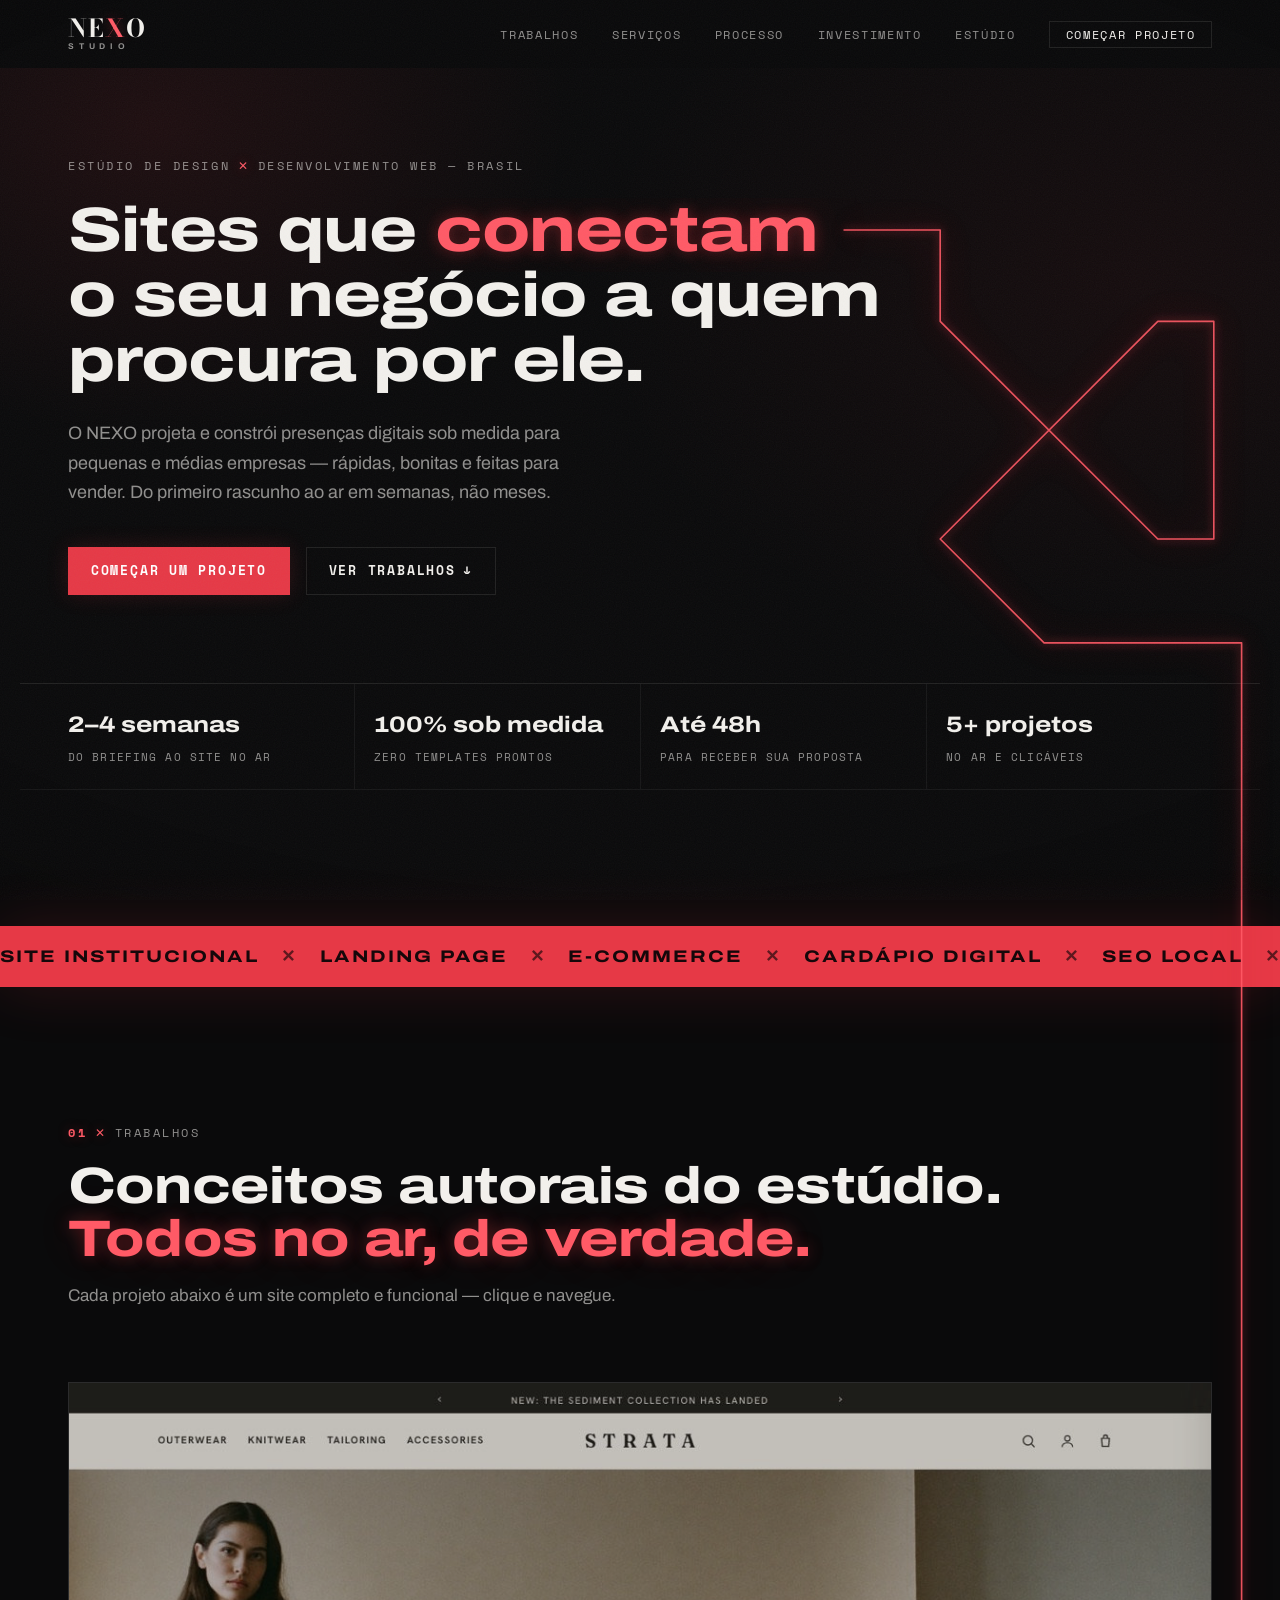
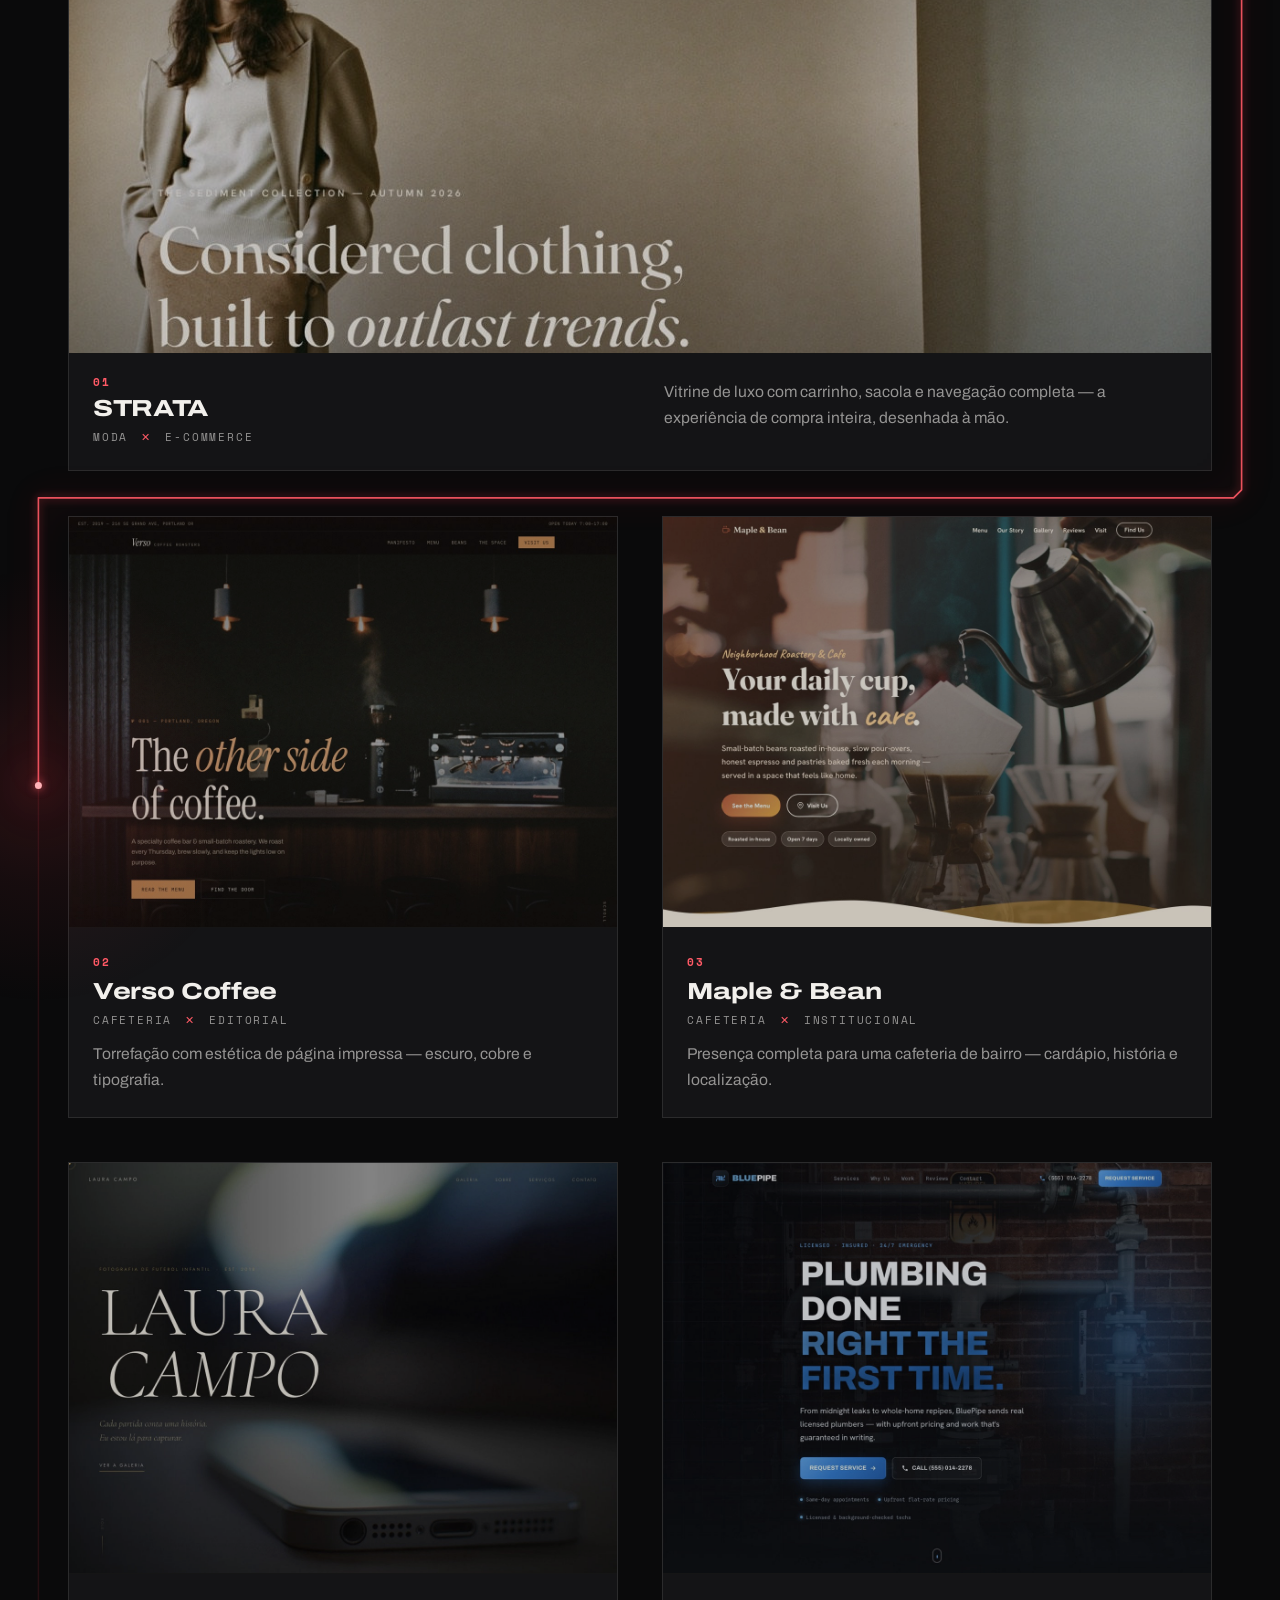
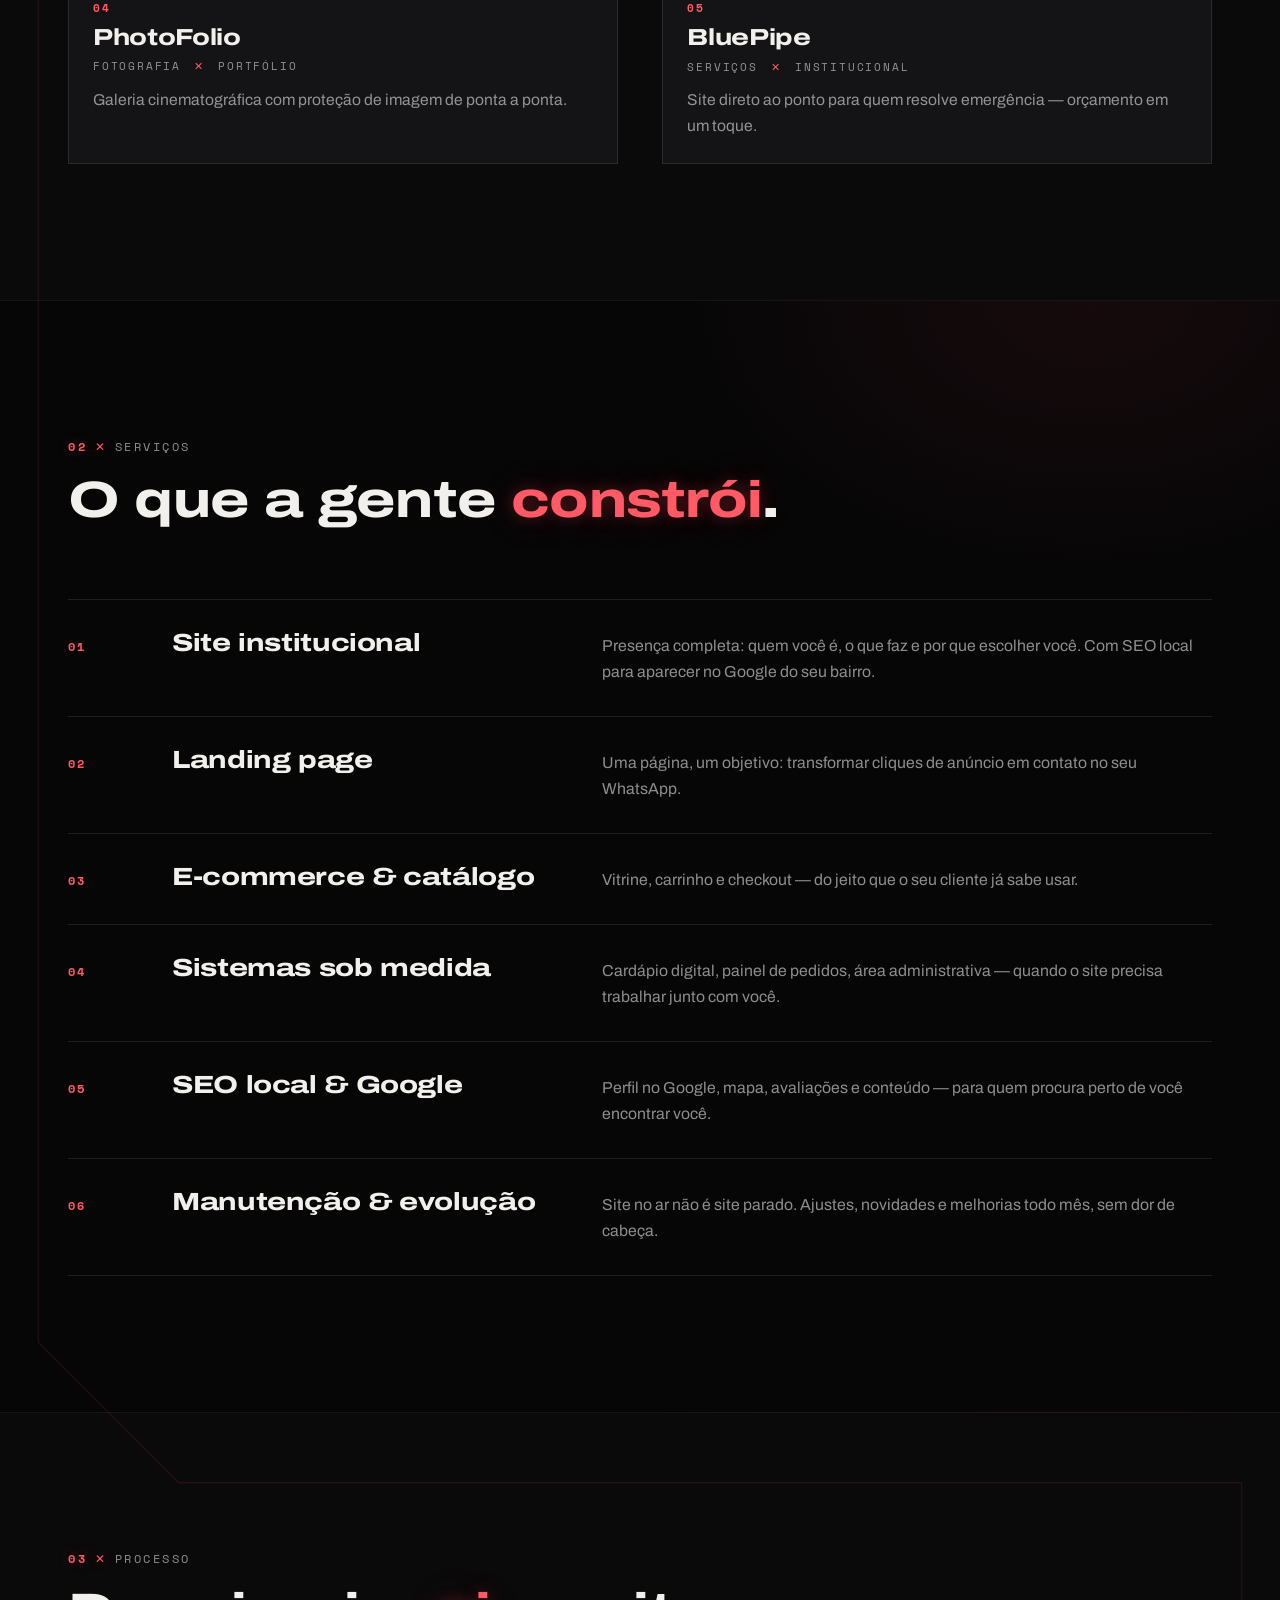
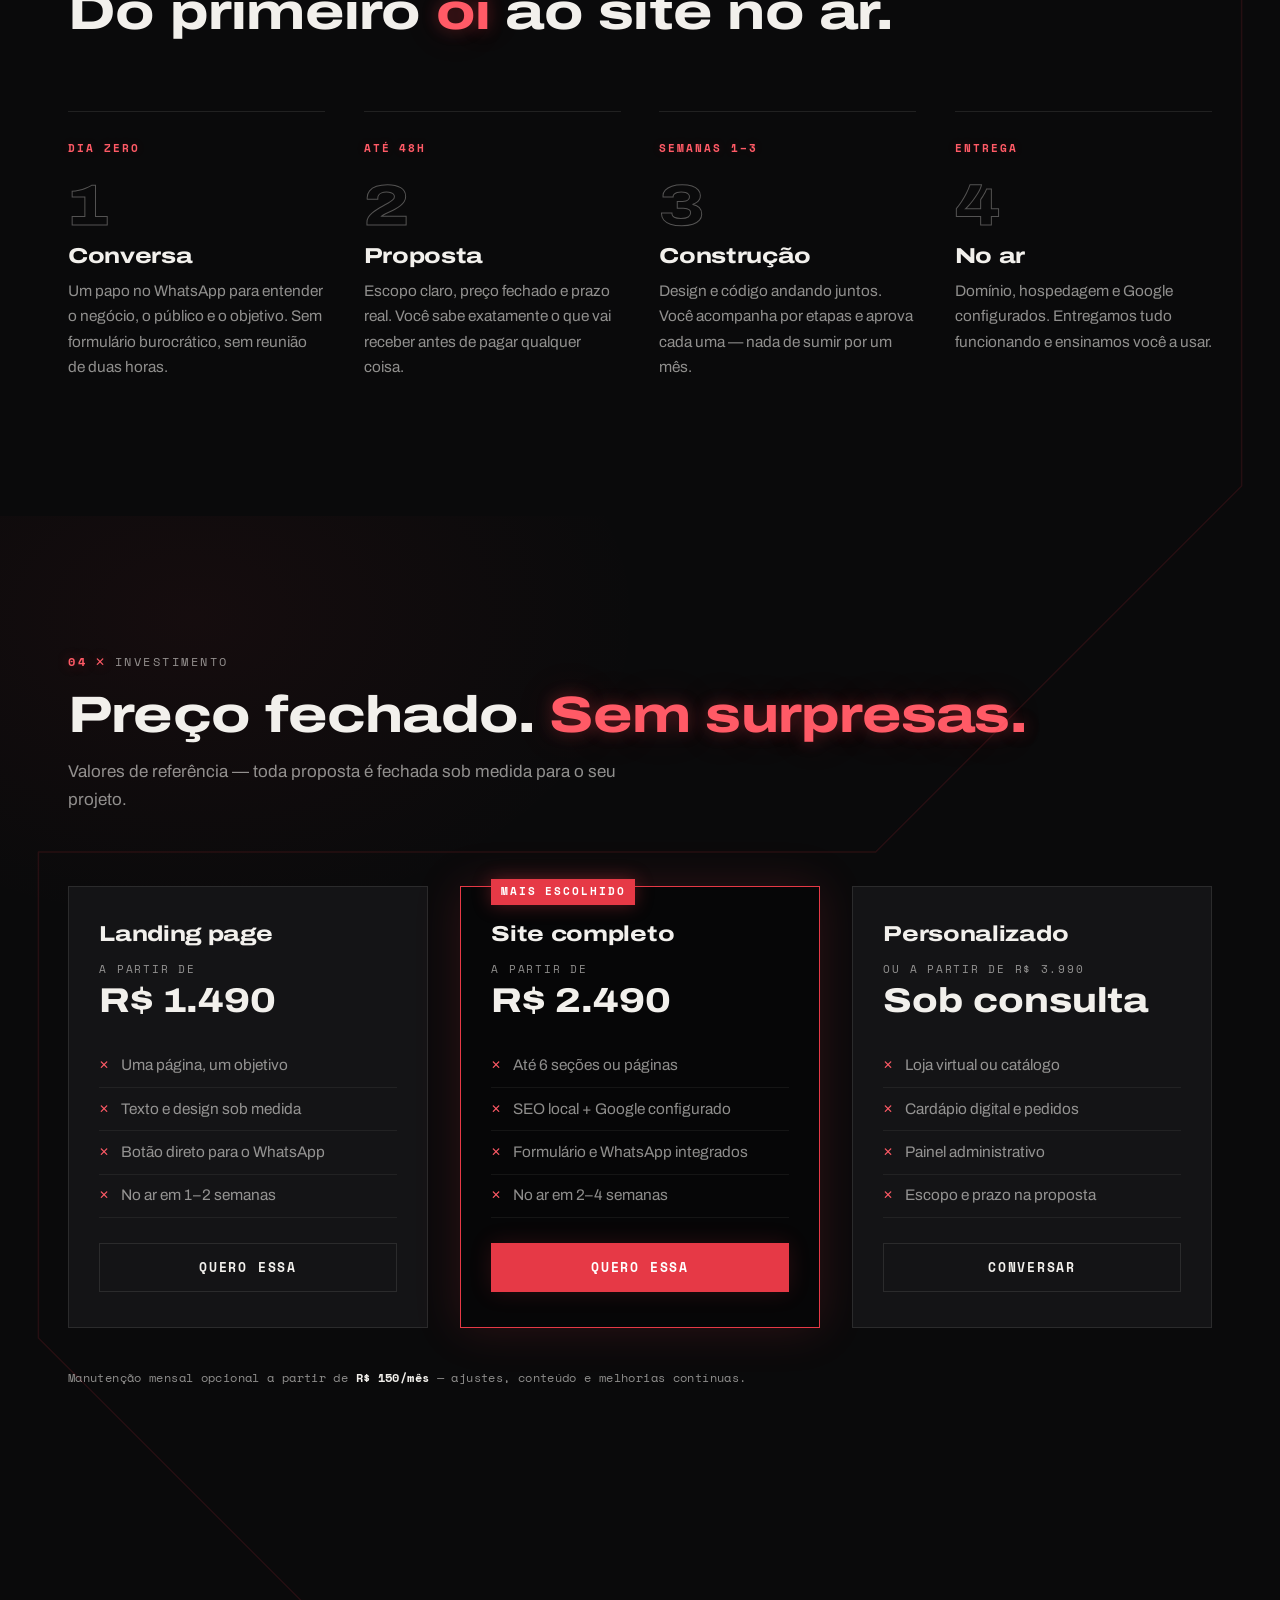
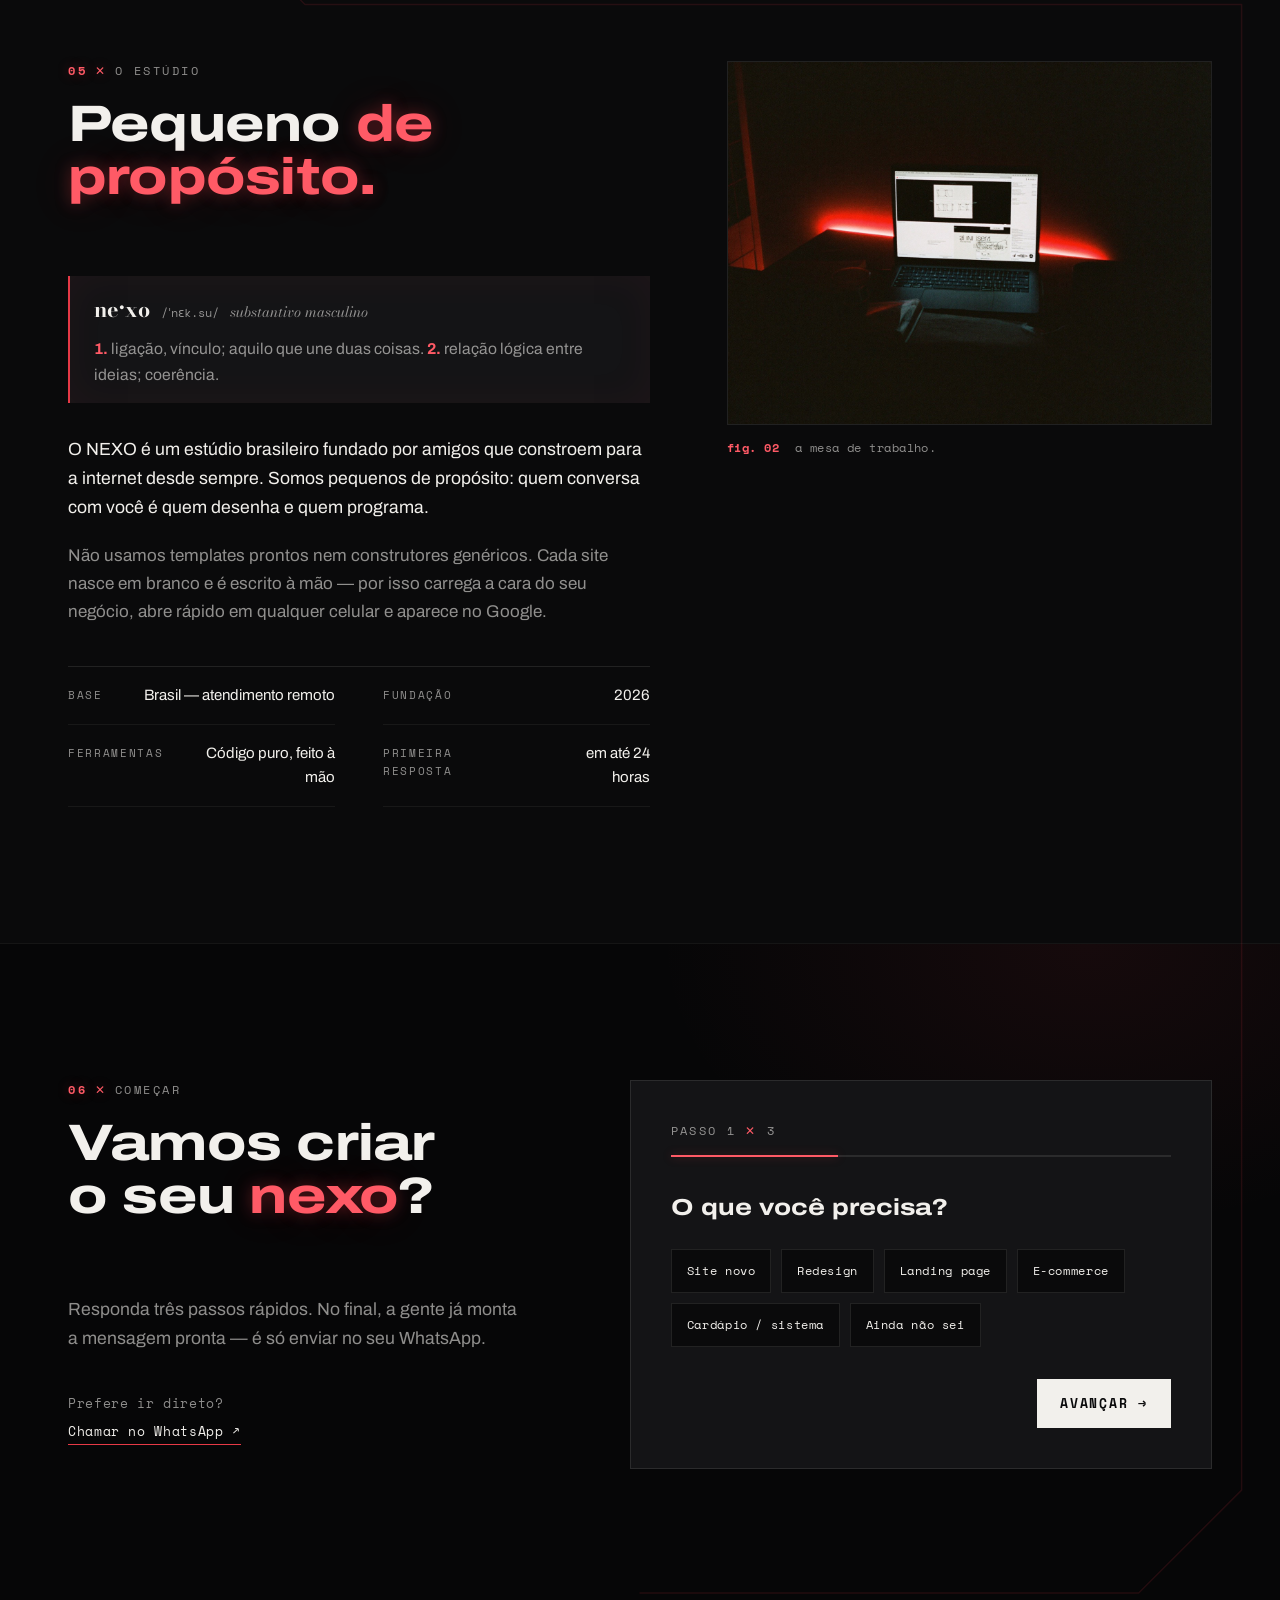
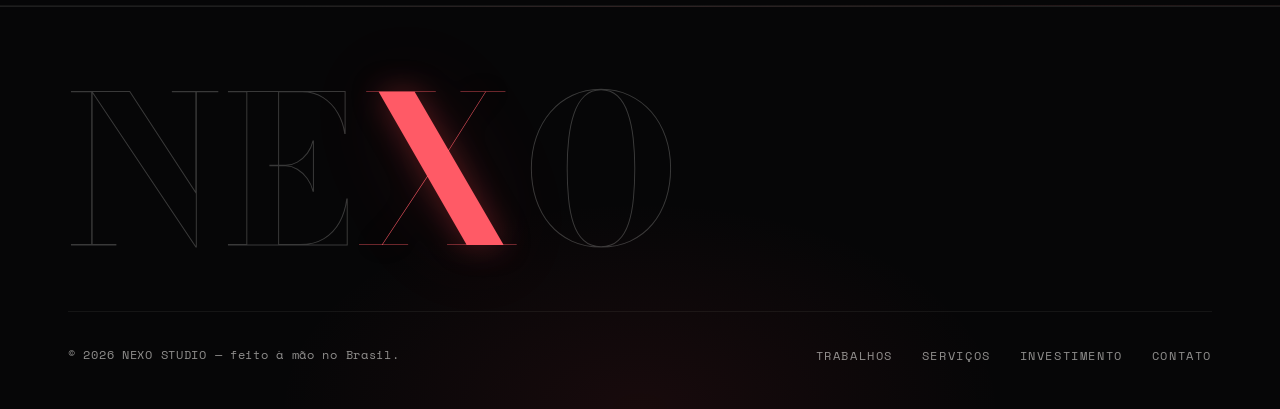
<file: index.html>
<!DOCTYPE html>
<html lang="pt-BR">
<head>
  <meta charset="UTF-8">
  <meta name="viewport" content="width=device-width, initial-scale=1.0">
  <title>NEXO STUDIO — Design &amp; Desenvolvimento Web sob medida</title>
  <meta name="description" content="O NEXO é um estúdio brasileiro de design e desenvolvimento web. Sites institucionais, landing pages, e-commerce e sistemas sob medida — rápidos, bonitos e feitos para vender.">
  <meta name="author" content="NEXO STUDIO">
  <meta name="robots" content="index, follow">
  <meta name="theme-color" content="#0a0a0b">
  <link rel="canonical" href="https://nexostudioudi.com.br/">

  <!-- Open Graph -->
  <meta property="og:type" content="website">
  <meta property="og:site_name" content="NEXO STUDIO">
  <meta property="og:locale" content="pt_BR">
  <meta property="og:title" content="NEXO STUDIO — Design &amp; Desenvolvimento Web sob medida">
  <meta property="og:description" content="Sites que conectam o seu negócio a quem procura por ele. Institucional, landing pages, e-commerce e sistemas — do rascunho ao ar em semanas.">
  <meta property="og:url" content="https://nexostudioudi.com.br/">
  <meta property="og:image" content="https://nexostudioudi.com.br/images/nexo-og.jpg">
  <meta property="og:image:alt" content="NEXO STUDIO — wordmark com X vermelho luminoso sobre fundo preto">

  <!-- Twitter -->
  <meta name="twitter:card" content="summary_large_image">
  <meta name="twitter:title" content="NEXO STUDIO — Design &amp; Desenvolvimento Web sob medida">
  <meta name="twitter:description" content="Sites que conectam o seu negócio a quem procura por ele.">
  <meta name="twitter:image" content="https://nexostudioudi.com.br/images/nexo-og.jpg">

  <link rel="icon" type="image/svg+xml" href="favicon.svg">

  <!-- Fonts: Archivo variável (display expandido + texto) + Space Mono (kickers) + Bodoni Moda (só a marca, ecoa o logo) -->
  <link rel="preconnect" href="https://fonts.googleapis.com">
  <link rel="preconnect" href="https://fonts.gstatic.com" crossorigin>
  <link href="https://fonts.googleapis.com/css2?family=Archivo:wdth,wght@62..125,300..800&family=Bodoni+Moda:ital,opsz,wght@0,6..96,700;1,6..96,700&family=Space+Mono:wght@400;700&display=swap" rel="stylesheet">

  <link rel="stylesheet" href="css/style.css">

  <script type="application/ld+json">
  {
    "@context": "https://schema.org",
    "@type": "ProfessionalService",
    "name": "NEXO STUDIO",
    "description": "Estúdio brasileiro de design e desenvolvimento web: sites institucionais, landing pages, e-commerce e sistemas sob medida.",
    "url": "https://nexostudioudi.com.br/",
    "image": "https://nexostudioudi.com.br/images/nexo-og.jpg",
    "areaServed": { "@type": "Country", "name": "Brasil" },
    "serviceType": ["Web design", "Desenvolvimento de sites", "Landing pages", "E-commerce", "SEO local"],
    "priceRange": "R$",
    "inLanguage": "pt-BR",
    "foundingDate": "2026"
  }
  </script>
</head>
<body id="top">

  <a class="skip-link" href="#main">Pular para o conteúdo</a>

  <!-- ══════════ NAV ══════════ -->
  <header class="nav" id="nav">
    <div class="nav-inner">
      <a class="brand" href="#top" aria-label="NEXO STUDIO — voltar ao início" translate="no">
        <span class="brand-word">NE<em>X</em>O</span>
        <span class="brand-sub">STUDIO</span>
      </a>
      <nav aria-label="Navegação principal">
        <button class="nav-toggle" id="nav-toggle" aria-expanded="false" aria-controls="nav-links" aria-label="Abrir menu">
          <span></span><span></span>
        </button>
        <ul class="nav-links" id="nav-links">
          <li><a href="#trabalhos">Trabalhos</a></li>
          <li><a href="#servicos">Serviços</a></li>
          <li><a href="#processo">Processo</a></li>
          <li><a href="#investimento">Investimento</a></li>
          <li><a href="#estudio">Estúdio</a></li>
          <li><a class="nav-cta" href="#contato">Começar projeto</a></li>
        </ul>
      </nav>
    </div>
  </header>

  <main id="main">

    <!-- O filamento: a luz que percorre a página inteira, do título ao rodapé -->
    <svg class="thread" id="thread" aria-hidden="true">
      <defs>
        <radialGradient id="thread-halo-grad">
          <stop offset="0%" stop-color="#e63946" stop-opacity=".15"/>
          <stop offset="45%" stop-color="#e63946" stop-opacity=".06"/>
          <stop offset="100%" stop-color="#e63946" stop-opacity="0"/>
        </radialGradient>
      </defs>
      <circle class="thread-halo" id="thread-halo" r="240" fill="url(#thread-halo-grad)"/>
      <path class="thread-base" id="thread-base" d="" fill="none"/>
      <path class="thread-path" id="thread-path" d="" fill="none"/>
      <circle class="thread-nib" id="thread-nib" r="3.5"/>
    </svg>

    <!-- ══════════ HERO ══════════ -->
    <section class="hero">
      <div class="container hero-grid">
        <div class="hero-copy">
          <p class="kicker anim-kicker">Estúdio de design <span class="x">✕</span> desenvolvimento web — Brasil</p>
          <h1 class="hero-title">
            <span class="ht-line"><span class="ht-inner">Sites que <em class="hl">conectam</em></span></span>
            <span class="ht-line"><span class="ht-inner">o seu negócio a quem</span></span>
            <span class="ht-line"><span class="ht-inner">procura por ele.</span></span>
          </h1>
          <p class="hero-sub anim-rise">O NEXO projeta e constrói presenças digitais sob medida para pequenas e médias empresas — rápidas, bonitas e feitas para vender. Do primeiro rascunho ao ar em semanas, não meses.</p>
          <div class="hero-actions anim-rise anim-rise-2">
            <a class="btn btn-red" href="#contato">Começar um projeto</a>
            <a class="btn btn-ghost" href="#trabalhos">Ver trabalhos<span class="arr" aria-hidden="true">↓</span></a>
          </div>
        </div>
      </div>

      <dl class="spec container">
        <div><dt>2–4 semanas</dt><dd>do briefing ao site no ar</dd></div>
        <div><dt>100% sob medida</dt><dd>zero templates prontos</dd></div>
        <div><dt>Até 48h</dt><dd>para receber sua proposta</dd></div>
        <div><dt>5+ projetos</dt><dd>no ar e clicáveis</dd></div>
      </dl>
    </section>

    <!-- ══════════ MARQUEE ══════════ -->
    <div class="marquee" aria-hidden="true">
      <div class="marquee-track">
        <span>Site institucional <i>✕</i> Landing page <i>✕</i> E-commerce <i>✕</i> Cardápio digital <i>✕</i> SEO local <i>✕</i> Manutenção <i>✕</i> </span><span>Site institucional <i>✕</i> Landing page <i>✕</i> E-commerce <i>✕</i> Cardápio digital <i>✕</i> SEO local <i>✕</i> Manutenção <i>✕</i> </span>
      </div>
    </div>

    <!-- ══════════ 01 TRABALHOS ══════════ -->
    <section class="section" id="trabalhos">
      <div class="container">
        <header class="section-head reveal">
          <p class="kicker"><span class="k-num">01</span><span class="x">✕</span>Trabalhos</p>
          <h2>Conceitos autorais do estúdio.<br><em>Todos no ar, de verdade.</em></h2>
          <p class="section-sub">Cada projeto abaixo é um site completo e funcional — clique e navegue.</p>
        </header>

        <div class="work-grid">
          <a class="work-card is-wide reveal" href="https://caiomsi.github.io/STRATA/" target="_blank" rel="noopener">
            <figure><img src="images/work-strata.jpg" alt="Home do e-commerce STRATA: moda em tons de osso e areia" width="1200" height="900" loading="lazy"></figure>
            <div class="work-meta">
              <span class="work-idx">01</span>
              <h3>STRATA</h3>
              <p class="work-cat">Moda <i>✕</i> E-commerce</p>
              <p class="work-desc">Vitrine de luxo com carrinho, sacola e navegação completa — a experiência de compra inteira, desenhada à mão.</p>
              <span class="work-go" aria-hidden="true">Visitar ↗</span>
            </div>
          </a>

          <a class="work-card reveal" href="https://caiomsi.github.io/Verso-Coffee/" target="_blank" rel="noopener">
            <figure><img src="images/work-verso-coffee.jpg" alt="Site editorial escuro da torrefação Verso Coffee" width="1200" height="900" loading="lazy"></figure>
            <div class="work-meta">
              <span class="work-idx">02</span>
              <h3>Verso Coffee</h3>
              <p class="work-cat">Cafeteria <i>✕</i> Editorial</p>
              <p class="work-desc">Torrefação com estética de página impressa — escuro, cobre e tipografia.</p>
              <span class="work-go" aria-hidden="true">Visitar ↗</span>
            </div>
          </a>

          <a class="work-card reveal" href="https://maplenbean.caiomsi.com" target="_blank" rel="noopener">
            <figure><img src="images/work-maple-and-bean.jpg" alt="Site acolhedor da cafeteria Maple &amp; Bean" width="1200" height="900" loading="lazy"></figure>
            <div class="work-meta">
              <span class="work-idx">03</span>
              <h3>Maple &amp; Bean</h3>
              <p class="work-cat">Cafeteria <i>✕</i> Institucional</p>
              <p class="work-desc">Presença completa para uma cafeteria de bairro — cardápio, história e localização.</p>
              <span class="work-go" aria-hidden="true">Visitar ↗</span>
            </div>
          </a>

          <a class="work-card reveal" href="https://caiomsi.github.io/PhotoFolio/" target="_blank" rel="noopener">
            <figure><img src="images/work-photofolio.jpg" alt="Portfólio cinematográfico escuro da fotógrafa Iris Vance" width="1200" height="900" loading="lazy"></figure>
            <div class="work-meta">
              <span class="work-idx">04</span>
              <h3>PhotoFolio</h3>
              <p class="work-cat">Fotografia <i>✕</i> Portfólio</p>
              <p class="work-desc">Galeria cinematográfica com proteção de imagem de ponta a ponta.</p>
              <span class="work-go" aria-hidden="true">Visitar ↗</span>
            </div>
          </a>

          <a class="work-card reveal" href="https://caiomsi.github.io/BluePipe-Plumbing/" target="_blank" rel="noopener">
            <figure><img src="images/work-bluepipe.jpg" alt="Site industrial da encanadora BluePipe Plumbing" width="1200" height="900" loading="lazy"></figure>
            <div class="work-meta">
              <span class="work-idx">05</span>
              <h3>BluePipe</h3>
              <p class="work-cat">Serviços <i>✕</i> Institucional</p>
              <p class="work-desc">Site direto ao ponto para quem resolve emergência — orçamento em um toque.</p>
              <span class="work-go" aria-hidden="true">Visitar ↗</span>
            </div>
          </a>
        </div>
      </div>
    </section>

    <!-- ══════════ 02 SERVIÇOS ══════════ -->
    <section class="section section-dark" id="servicos">
      <div class="container">
        <header class="section-head reveal">
          <p class="kicker"><span class="k-num">02</span><span class="x">✕</span>Serviços</p>
          <h2>O que a gente <em>constrói</em>.</h2>
        </header>

        <ol class="services-list">
          <li class="reveal">
            <span class="srv-num">01</span>
            <h3>Site institucional</h3>
            <p>Presença completa: quem você é, o que faz e por que escolher você. Com SEO local para aparecer no Google do seu bairro.</p>
          </li>
          <li class="reveal">
            <span class="srv-num">02</span>
            <h3>Landing page</h3>
            <p>Uma página, um objetivo: transformar cliques de anúncio em contato no seu WhatsApp.</p>
          </li>
          <li class="reveal">
            <span class="srv-num">03</span>
            <h3>E-commerce &amp; catálogo</h3>
            <p>Vitrine, carrinho e checkout — do jeito que o seu cliente já sabe usar.</p>
          </li>
          <li class="reveal">
            <span class="srv-num">04</span>
            <h3>Sistemas sob medida</h3>
            <p>Cardápio digital, painel de pedidos, área administrativa — quando o site precisa trabalhar junto com você.</p>
          </li>
          <li class="reveal">
            <span class="srv-num">05</span>
            <h3>SEO local &amp; Google</h3>
            <p>Perfil no Google, mapa, avaliações e conteúdo — para quem procura perto de você encontrar você.</p>
          </li>
          <li class="reveal">
            <span class="srv-num">06</span>
            <h3>Manutenção &amp; evolução</h3>
            <p>Site no ar não é site parado. Ajustes, novidades e melhorias todo mês, sem dor de cabeça.</p>
          </li>
        </ol>
      </div>
    </section>

    <!-- ══════════ 03 PROCESSO ══════════ -->
    <section class="section" id="processo">
      <div class="container">
        <header class="section-head reveal">
          <p class="kicker"><span class="k-num">03</span><span class="x">✕</span>Processo</p>
          <h2>Do primeiro <em>oi</em> ao site no ar.</h2>
        </header>

        <ol class="process-grid">
          <li class="reveal">
            <span class="step-when">Dia zero</span>
            <span class="step-num">1</span>
            <h3>Conversa</h3>
            <p>Um papo no WhatsApp para entender o negócio, o público e o objetivo. Sem formulário burocrático, sem reunião de duas horas.</p>
          </li>
          <li class="reveal">
            <span class="step-when">Até 48h</span>
            <span class="step-num">2</span>
            <h3>Proposta</h3>
            <p>Escopo claro, preço fechado e prazo real. Você sabe exatamente o que vai receber antes de pagar qualquer coisa.</p>
          </li>
          <li class="reveal">
            <span class="step-when">Semanas 1–3</span>
            <span class="step-num">3</span>
            <h3>Construção</h3>
            <p>Design e código andando juntos. Você acompanha por etapas e aprova cada uma — nada de sumir por um mês.</p>
          </li>
          <li class="reveal">
            <span class="step-when">Entrega</span>
            <span class="step-num">4</span>
            <h3>No ar</h3>
            <p>Domínio, hospedagem e Google configurados. Entregamos tudo funcionando e ensinamos você a usar.</p>
          </li>
        </ol>
      </div>
    </section>

    <!-- ══════════ 04 INVESTIMENTO ══════════ -->
    <section class="section section-tint" id="investimento">
      <div class="container">
        <header class="section-head reveal">
          <p class="kicker"><span class="k-num">04</span><span class="x">✕</span>Investimento</p>
          <h2>Preço fechado. <em>Sem surpresas.</em></h2>
          <p class="section-sub">Valores de referência — toda proposta é fechada sob medida para o seu projeto.</p>
        </header>

        <div class="price-grid">
          <article class="price-card reveal">
            <h3>Landing page</h3>
            <p class="price"><span class="from">a partir de</span>R$&nbsp;1.490</p>
            <ul>
              <li>Uma página, um objetivo</li>
              <li>Texto e design sob medida</li>
              <li>Botão direto para o WhatsApp</li>
              <li>No ar em 1–2 semanas</li>
            </ul>
            <a class="btn btn-dark" href="#contato">Quero essa</a>
          </article>

          <article class="price-card is-featured reveal">
            <p class="flag">Mais escolhido</p>
            <h3>Site completo</h3>
            <p class="price"><span class="from">a partir de</span>R$&nbsp;2.490</p>
            <ul>
              <li>Até 6 seções ou páginas</li>
              <li>SEO local + Google configurado</li>
              <li>Formulário e WhatsApp integrados</li>
              <li>No ar em 2–4 semanas</li>
            </ul>
            <a class="btn btn-red" href="#contato">Quero essa</a>
          </article>

          <article class="price-card reveal">
            <h3>Personalizado</h3>
            <p class="price"><span class="from">ou a partir de R$&nbsp;3.990</span>Sob consulta</p>
            <ul>
              <li>Loja virtual ou catálogo</li>
              <li>Cardápio digital e pedidos</li>
              <li>Painel administrativo</li>
              <li>Escopo e prazo na proposta</li>
            </ul>
            <a class="btn btn-dark" href="#contato">Conversar</a>
          </article>
        </div>

        <p class="price-note reveal">Manutenção mensal opcional a partir de <strong>R$&nbsp;150/mês</strong> — ajustes, conteúdo e melhorias contínuas.</p>
      </div>
    </section>

    <!-- ══════════ 05 ESTÚDIO ══════════ -->
    <section class="section" id="estudio">
      <div class="container studio-grid">
        <div class="studio-copy">
          <header class="section-head reveal">
            <p class="kicker"><span class="k-num">05</span><span class="x">✕</span>O estúdio</p>
            <h2>Pequeno <em>de propósito.</em></h2>
          </header>

          <div class="dict reveal">
            <p class="dict-head">ne·xo <span class="dict-ipa">/ˈnɛk.su/</span> <span class="dict-class">substantivo masculino</span></p>
            <p class="dict-def"><strong>1.</strong> ligação, vínculo; aquilo que une duas coisas. <strong>2.</strong> relação lógica entre ideias; coerência.</p>
          </div>

          <div class="studio-text reveal">
            <p>O NEXO é um estúdio brasileiro fundado por amigos que constroem para a internet desde sempre. Somos pequenos de propósito: quem conversa com você é quem desenha e quem programa.</p>
            <p>Não usamos templates prontos nem construtores genéricos. Cada site nasce em branco e é escrito à mão — por isso carrega a cara do seu negócio, abre rápido em qualquer celular e aparece no Google.</p>
          </div>

          <dl class="colophon reveal">
            <div><dt>Base</dt><dd>Brasil — atendimento remoto</dd></div>
            <div><dt>Fundação</dt><dd>2026</dd></div>
            <div><dt>Ferramentas</dt><dd>Código puro, feito à mão</dd></div>
            <div><dt>Primeira resposta</dt><dd>em até 24 horas</dd></div>
          </dl>
        </div>

        <figure class="studio-fig reveal">
          <img src="images/nexo-estudio-noite.jpg" alt="Mesa de trabalho à noite, iluminada pela tela do notebook e por uma luz vermelha ao fundo" width="1400" height="1050" loading="lazy">
          <figcaption><span class="fig-tag">fig. 02</span> a mesa de trabalho.</figcaption>
        </figure>
      </div>
    </section>

    <!-- ══════════ 06 CONTATO ══════════ -->
    <section class="section section-dark" id="contato">
      <div class="container contact-grid">
        <div class="contact-copy">
          <header class="section-head reveal">
            <p class="kicker"><span class="k-num">06</span><span class="x">✕</span>Começar</p>
            <h2>Vamos criar o seu <em>nexo</em>?</h2>
          </header>
          <p class="contact-lead reveal">Responda três passos rápidos. No final, a gente já monta a mensagem pronta — é só enviar no seu WhatsApp.</p>
          <p class="contact-alt reveal">Prefere ir direto?<br><a id="wa-direct" href="#" target="_blank" rel="noopener">Chamar no WhatsApp ↗</a></p>
        </div>

        <!-- Brief wizard -->
        <form class="wizard reveal" id="brief" novalidate>
          <div class="wiz-head">
            <p class="wiz-step-label" id="wiz-label" aria-live="polite">Passo <span id="wiz-current">1</span> <i>✕</i> 3</p>
            <div class="wiz-bar" aria-hidden="true"><span id="wiz-fill"></span></div>
          </div>

          <!-- Passo 1 -->
          <fieldset class="wiz-step is-active" data-step="1">
            <legend>O que você precisa?</legend>
            <div class="chips" data-field="projectType" data-required="true" role="group" aria-label="O que você precisa">
              <button type="button" class="chip" aria-pressed="false" data-value="Site novo">Site novo</button>
              <button type="button" class="chip" aria-pressed="false" data-value="Redesign de site">Redesign</button>
              <button type="button" class="chip" aria-pressed="false" data-value="Landing page">Landing page</button>
              <button type="button" class="chip" aria-pressed="false" data-value="E-commerce / loja">E-commerce</button>
              <button type="button" class="chip" aria-pressed="false" data-value="Cardápio ou sistema">Cardápio / sistema</button>
              <button type="button" class="chip" aria-pressed="false" data-value="Ainda não sei">Ainda não sei</button>
            </div>
            <p class="wiz-error" role="alert" aria-live="polite" hidden>Escolha uma opção para continuar.</p>
          </fieldset>

          <!-- Passo 2 -->
          <fieldset class="wiz-step" data-step="2">
            <legend>Sobre o seu negócio</legend>

            <p class="wiz-q" id="q-segment">Segmento</p>
            <div class="chips" data-field="segment" data-required="true" role="group" aria-labelledby="q-segment">
              <button type="button" class="chip" aria-pressed="false" data-value="Restaurante e comida">Restaurante &amp; comida</button>
              <button type="button" class="chip" aria-pressed="false" data-value="Comércio e loja">Comércio &amp; loja</button>
              <button type="button" class="chip" aria-pressed="false" data-value="Serviços">Serviços</button>
              <button type="button" class="chip" aria-pressed="false" data-value="Saúde e beleza">Saúde &amp; beleza</button>
              <button type="button" class="chip" aria-pressed="false" data-value="Outro">Outro</button>
            </div>

            <p class="wiz-q" id="q-deadline">Prazo</p>
            <div class="chips" data-field="deadline" data-required="true" role="group" aria-labelledby="q-deadline">
              <button type="button" class="chip" aria-pressed="false" data-value="Para ontem">Para ontem</button>
              <button type="button" class="chip" aria-pressed="false" data-value="Próximas semanas">Próximas semanas</button>
              <button type="button" class="chip" aria-pressed="false" data-value="Sem pressa">Sem pressa</button>
            </div>

            <p class="wiz-q" id="q-budget">Investimento</p>
            <div class="chips" data-field="budget" data-required="true" role="group" aria-labelledby="q-budget">
              <button type="button" class="chip" aria-pressed="false" data-value="Até R$ 1.500">Até R$&nbsp;1.500</button>
              <button type="button" class="chip" aria-pressed="false" data-value="R$ 1.500 a 3.000">R$&nbsp;1.500–3.000</button>
              <button type="button" class="chip" aria-pressed="false" data-value="Acima de R$ 3.000">R$&nbsp;3.000+</button>
              <button type="button" class="chip" aria-pressed="false" data-value="Ainda não definido">Ainda não sei</button>
            </div>
            <p class="wiz-error" role="alert" aria-live="polite" hidden>Escolha uma opção em cada grupo.</p>
          </fieldset>

          <!-- Passo 3 -->
          <fieldset class="wiz-step" data-step="3">
            <legend>Seus dados</legend>

            <div class="field">
              <label for="bf-name">Seu nome *</label>
              <input type="text" id="bf-name" name="name" autocomplete="name" required>
            </div>
            <div class="field">
              <label for="bf-business">Nome do negócio</label>
              <input type="text" id="bf-business" name="business" autocomplete="organization">
            </div>
            <div class="field-row">
              <div class="field">
                <label for="bf-email">E-mail *</label>
                <input type="email" id="bf-email" name="email" autocomplete="email" inputmode="email" spellcheck="false" required>
              </div>
              <div class="field">
                <label for="bf-whats">Seu WhatsApp</label>
                <input type="tel" id="bf-whats" name="whatsapp" autocomplete="tel" inputmode="tel" spellcheck="false" placeholder="(34) 90000-0000…">
              </div>
            </div>
            <div class="field">
              <label for="bf-msg">Algo mais que a gente deva saber?</label>
              <textarea id="bf-msg" name="message" rows="3"></textarea>
            </div>

            <!-- honeypot -->
            <div class="hp-field" aria-hidden="true">
              <label for="bf-company">Empresa</label>
              <input type="text" id="bf-company" name="company" tabindex="-1" autocomplete="off">
            </div>
            <p class="wiz-error" role="alert" aria-live="polite" hidden>Preencha seu nome e um e-mail válido.</p>
          </fieldset>

          <!-- Sucesso -->
          <div class="wiz-success" hidden>
            <p class="ok-mark" aria-hidden="true">✕</p>
            <h3>Brief recebido.</h3>
            <p class="ok-sub">Sua mensagem já está pronta — envie no WhatsApp para começar agora, ou aguarde nosso retorno em até 24h.</p>
            <pre class="wa-preview" id="wa-preview"></pre>
            <div class="wiz-actions">
              <a class="btn btn-red" id="wa-open" href="#" target="_blank" rel="noopener">Abrir no WhatsApp ↗</a>
              <button class="btn btn-ghost-light" type="button" id="wa-copy">Copiar mensagem</button>
            </div>
          </div>

          <div class="wiz-nav">
            <button type="button" class="btn btn-ghost-light" id="wiz-back" hidden>← Voltar</button>
            <button type="button" class="btn btn-light" id="wiz-next">Avançar →</button>
            <button type="submit" class="btn btn-red" id="wiz-send" hidden>Enviar &amp; gerar mensagem</button>
          </div>
          <p class="form-status" id="form-status" role="status" aria-live="polite" hidden></p>
        </form>
      </div>
    </section>
  </main>

  <!-- ══════════ FOOTER ══════════ -->
  <footer class="footer">
    <div class="container">
      <p class="footer-word" aria-hidden="true" translate="no">NE<em>X</em>O</p>
      <div class="footer-row">
        <p class="footer-copy">© <span id="year">2026</span> NEXO STUDIO — feito à mão no Brasil.</p>
        <nav aria-label="Rodapé">
          <ul class="footer-links">
            <li><a href="#trabalhos">Trabalhos</a></li>
            <li><a href="#servicos">Serviços</a></li>
            <li><a href="#investimento">Investimento</a></li>
            <li><a href="#contato">Contato</a></li>
          </ul>
        </nav>
      </div>
    </div>
  </footer>

  <!-- WhatsApp flutuante -->
  <a class="wa-float" id="wa-float" href="#" target="_blank" rel="noopener" aria-label="Conversar no WhatsApp">
    <svg viewBox="0 0 24 24" width="26" height="26" fill="currentColor" aria-hidden="true"><path d="M12.04 2c-5.46 0-9.9 4.44-9.9 9.9 0 1.75.46 3.45 1.32 4.95L2 22l5.3-1.39c1.45.79 3.08 1.21 4.74 1.21 5.46 0 9.9-4.44 9.9-9.9S17.5 2 12.04 2zm0 18.03c-1.48 0-2.93-.4-4.2-1.15l-.3-.18-3.12.82.83-3.04-.2-.31a8.26 8.26 0 0 1-1.26-4.38c0-4.54 3.7-8.24 8.25-8.24 4.54 0 8.24 3.7 8.24 8.24 0 4.55-3.7 8.24-8.24 8.24zm4.52-6.16c-.25-.13-1.47-.72-1.69-.81-.23-.08-.39-.12-.56.13-.16.24-.64.8-.78.97-.14.16-.29.18-.54.06-.25-.13-1.05-.39-2-1.23-.73-.66-1.23-1.47-1.38-1.72-.14-.25-.01-.38.11-.51.11-.11.25-.29.37-.43.12-.14.16-.25.25-.41.08-.17.04-.31-.02-.43-.06-.13-.56-1.34-.76-1.84-.2-.48-.41-.42-.56-.43h-.48c-.17 0-.43.06-.66.31-.22.25-.86.85-.86 2.07 0 1.22.89 2.4 1.01 2.56.12.17 1.75 2.67 4.23 3.74.59.26 1.05.41 1.41.52.59.19 1.13.16 1.56.1.48-.07 1.47-.6 1.67-1.18.21-.58.21-1.07.15-1.18-.06-.1-.23-.16-.48-.29z"/></svg>
  </a>

  <script src="js/main.js"></script>
</body>
</html>
</file>
<file: css/style.css>
/* ═══════════════════════════════════════════════════════════════
   NEXO STUDIO — estúdio escuro cinematográfico.
   Conceito: o nexo é onde a luz acende. Vermelho = eletricidade;
   tudo que é vermelho brilha, tudo que brilha é conexão.
   Display Archivo expandido ✕ Space Mono ✕ Bodoni Moda (só a marca)
   ═══════════════════════════════════════════════════════════════ */

:root{
  color-scheme:dark;
  /* A sala escura */
  --bg:#0a0a0b;
  --bg-raise:#141416;
  --bg-deep:#060607;
  /* Luz */
  --ink:#f2f0ec;
  --soft:rgba(242,240,236,.58);
  --line:rgba(242,240,236,.10);
  --line-faint:rgba(242,240,236,.06);
  /* O X elétrico */
  --red:#e63946;
  --red-deep:#c22633;
  --red-bright:#ff5a66;
  --glow:rgba(230,57,70,.35);
  --glow-soft:rgba(230,57,70,.16);
  /* aliases das seções antigas (site inteiro agora é escuro) */
  --paper-on-dark:var(--ink);
  --soft-on-dark:var(--soft);
  --line-on-dark:var(--line);
  --ink-soft:var(--soft);
  /* Tipos */
  --font-display:'Archivo', system-ui, sans-serif;
  --font-body:'Archivo', system-ui, sans-serif;
  --font-brand:'Bodoni Moda', 'Didot', Georgia, serif;
  --font-mono:'Space Mono', ui-monospace, monospace;
  /* Estrutura */
  --maxw:1240px;
  --gutter:clamp(1.25rem, 4vw, 3rem);
  --section-pad:clamp(5rem, 11vw, 8.5rem);
}

/* ── Reset ── */
*,*::before,*::after{box-sizing:border-box;margin:0;padding:0}
html{scroll-behavior:smooth}
@media (prefers-reduced-motion:reduce){html{scroll-behavior:auto}}
body{
  font-family:var(--font-body);
  font-size:1.0625rem;
  line-height:1.65;
  color:var(--ink);
  background:var(--bg);
  -webkit-font-smoothing:antialiased;
  overflow-x:hidden;
}
img{display:block;max-width:100%;height:auto}
[hidden]{display:none!important}
a{color:inherit;text-decoration:none}
button{font:inherit;color:inherit;background:none;border:none;cursor:pointer}
::selection{background:var(--red);color:#fff}
:focus-visible{outline:2px solid var(--red-bright);outline-offset:3px}
a,button,.chip,.btn{-webkit-tap-highlight-color:rgba(230,57,70,.25);touch-action:manipulation}

/* âncoras não ficam escondidas sob a nav fixa ao pular */
section[id],[id="top"]{scroll-margin-top:5rem}

/* pular para o conteúdo (teclado/leitor de tela) */
.skip-link{
  position:fixed;top:.6rem;left:.6rem;z-index:200;
  background:var(--red);color:#fff;
  font-family:var(--font-mono);font-size:.78rem;letter-spacing:.1em;text-transform:uppercase;
  padding:.7em 1.2em;transform:translateY(-160%);
  transition:transform .2s ease;
}
.skip-link:focus{transform:translateY(0)}

::-webkit-scrollbar{width:10px}
::-webkit-scrollbar-track{background:var(--bg-deep)}
::-webkit-scrollbar-thumb{background:#26262a;border-radius:0}
::-webkit-scrollbar-thumb:hover{background:var(--red-deep)}

.container{max-width:var(--maxw);margin-inline:auto;padding-inline:var(--gutter)}

main,.nav,.footer{position:relative;z-index:1}

/* ── Atmosfera: granulado de filme + vinheta ── */
body::before{
  content:'';position:fixed;inset:0;z-index:100;pointer-events:none;
  opacity:.045;
  background-image:url("data:image/svg+xml;utf8,<svg xmlns='http://www.w3.org/2000/svg' width='160' height='160'><filter id='n'><feTurbulence type='fractalNoise' baseFrequency='0.85' numOctaves='2' stitchTiles='stitch'/></filter><rect width='100%25' height='100%25' filter='url(%23n)'/></svg>");
}
body::after{
  content:'';position:fixed;inset:0;z-index:99;pointer-events:none;
  background:radial-gradient(ellipse 120% 90% at 50% 45%, transparent 60%, rgba(0,0,0,.42) 100%);
}

/* ── Tipografia base ── */
h1,h2,h3{
  font-family:var(--font-display);
  font-stretch:125%;
  font-weight:760;
  line-height:1.04;
  letter-spacing:-.015em;
}
/* vermelho é luz: todo destaque brilha */
h1 em,h2 em{
  font-style:normal;color:var(--red-bright);
  text-shadow:0 0 16px var(--glow),0 0 44px var(--glow-soft);
}
h2{font-size:clamp(2rem,4.4vw,3.2rem);text-wrap:balance}

.kicker{
  font-family:var(--font-mono);
  font-size:.72rem;
  letter-spacing:.22em;
  text-transform:uppercase;
  color:var(--soft);
  display:flex;align-items:center;gap:.65em;
}
.kicker .x,.kicker .k-num{color:var(--red-bright);text-shadow:0 0 12px var(--glow)}
.kicker .k-num{font-weight:700}

.section{padding-block:var(--section-pad)}
.section-head{margin-bottom:clamp(2.5rem,6vw,4.5rem)}
.section-head h2{margin-top:1.1rem;max-width:20em}
.section-sub{margin-top:1rem;color:var(--soft);max-width:34em}

/* ── Botões ── */
.btn{
  display:inline-flex;align-items:center;gap:.6em;
  font-family:var(--font-mono);font-size:.8rem;font-weight:700;
  letter-spacing:.14em;text-transform:uppercase;
  padding:1em 1.7em;border:1px solid var(--line);
  transition:transform .2s ease, background .2s ease, color .2s ease,
             border-color .2s ease, box-shadow .25s ease;
  cursor:pointer;
}
.btn:hover{transform:translateY(-2px)}
.btn-red{
  background:var(--red);border-color:var(--red);color:#fff;
  box-shadow:0 0 22px var(--glow-soft);
}
.btn-red:hover{background:var(--red-deep);border-color:var(--red-deep);box-shadow:0 4px 34px var(--glow)}
.btn-dark{background:transparent;border-color:var(--line);color:var(--ink)}
.btn-dark:hover{border-color:var(--red);color:var(--red-bright);box-shadow:0 0 22px var(--glow-soft)}
.btn-ghost{background:transparent;color:var(--ink)}
.btn-ghost:hover{border-color:var(--red);color:var(--red-bright)}
.btn-light{background:var(--ink);border-color:var(--ink);color:var(--bg)}
.btn-light:hover{background:#fff;border-color:#fff}
.btn-ghost-light{background:transparent;border-color:var(--line);color:var(--ink)}
.btn-ghost-light:hover{border-color:var(--ink)}
.btn .arr{transition:transform .2s ease}
.btn:hover .arr{transform:translateY(3px)}

/* ── Nav ── */
.nav{
  position:sticky;top:0;z-index:50;
  background:rgba(10,10,11,.78);
  -webkit-backdrop-filter:blur(12px);backdrop-filter:blur(12px);
  border-bottom:1px solid transparent;
  transition:border-color .3s ease;
}
.nav.scrolled{border-bottom-color:var(--line)}
.nav-inner{
  max-width:var(--maxw);margin-inline:auto;padding:1rem var(--gutter);
  display:flex;align-items:center;justify-content:space-between;gap:2rem;
}
.brand{display:flex;flex-direction:column;line-height:1}
.brand-word{
  font-family:var(--font-brand);font-weight:700;font-size:1.55rem;
  letter-spacing:.04em;color:var(--ink);
}
.brand-word em{
  font-style:normal;color:var(--red-bright);
  text-shadow:0 0 12px var(--glow);
}
.brand-sub{
  font-family:var(--font-body);font-weight:700;font-size:.52rem;
  letter-spacing:.58em;margin-top:.28em;color:var(--soft);
}
.nav-links{display:flex;align-items:center;gap:2.1rem;list-style:none}
.nav-links a{
  font-family:var(--font-mono);font-size:.74rem;letter-spacing:.14em;text-transform:uppercase;
  position:relative;padding-block:.35em;color:var(--soft);
  transition:color .2s ease;
}
.nav-links a:hover{color:var(--ink)}
.nav-links a:not(.nav-cta)::after{
  content:'';position:absolute;left:0;bottom:0;width:100%;height:1px;
  background:var(--red-bright);box-shadow:0 0 8px var(--glow);
  transform:scaleX(0);transform-origin:left;
  transition:transform .25s ease;
}
.nav-links a:not(.nav-cta):hover::after,
.nav-links a.is-active::after{transform:scaleX(1)}
.nav-links a.is-active{color:var(--ink)}
.nav-cta{border:1px solid var(--line);padding:.7em 1.3em;color:var(--ink);transition:background .2s ease,border-color .2s ease,color .2s ease,box-shadow .2s ease}
.nav-cta:hover{background:var(--red);border-color:var(--red);color:#fff;box-shadow:0 0 20px var(--glow-soft)}
.nav-toggle{display:none;flex-direction:column;gap:6px;padding:.5rem}
.nav-toggle span{width:26px;height:2px;background:var(--ink);transition:transform .25s ease,opacity .25s ease}

/* ── Hero ── */
.hero{
  padding-top:clamp(3rem,7vw,5.5rem);overflow-x:clip;
  background:
    radial-gradient(640px 480px at 12% 8%, rgba(230,57,70,.09), transparent 65%),
    radial-gradient(900px 640px at 88% 30%, rgba(230,57,70,.05), transparent 60%);
}
.hero-grid{display:block}
.hero-title{
  font-size:clamp(2.4rem,4.9vw,4rem);
  margin-top:1.4rem;
}
.ht-line{display:block;overflow:hidden;padding-bottom:.14em;margin-bottom:-.14em}
.ht-inner{display:block;text-wrap:balance}
/* a palavra-neon: estado final = acesa */
.hl{
  position:relative;display:inline-block;font-style:normal;
  color:var(--red-bright);
  text-shadow:0 0 14px var(--glow),0 0 42px var(--glow-soft),0 0 90px var(--glow-soft);
}
.hero-sub{margin-top:1.6rem;color:var(--soft);font-size:1.125rem;max-width:30em}
.hero-actions{margin-top:2.4rem;display:flex;gap:1rem;flex-wrap:wrap}
/* ── O filamento: a linha de luz que percorre a página ──
   Desenhada por scroll (stroke-dash), com uma ponta acesa que
   carrega um halo — a luz ilumina o que está perto dela. */
main{position:relative}
.thread{
  position:absolute;inset:0;width:100%;height:100%;
  pointer-events:none;z-index:3;overflow:visible;
}
/* o fio apagado: já está lá, esperando a luz — como o tubo do neon */
.thread-base{
  stroke:rgba(230,57,70,.13);stroke-width:1.5;
  stroke-linecap:round;stroke-linejoin:round;
}
.thread-path{
  stroke:var(--red-bright);stroke-width:1.6;
  stroke-linecap:round;stroke-linejoin:round;
  opacity:.9;
  filter:drop-shadow(0 0 4px rgba(230,57,70,.8)) drop-shadow(0 0 18px rgba(230,57,70,.4));
}
.thread-nib{
  fill:#ffb3b8;
  filter:drop-shadow(0 0 5px var(--red-bright)) drop-shadow(0 0 20px var(--red));
}

/* Entrada do hero — coreografia de carregamento */
@media (prefers-reduced-motion:no-preference){
  .anim-kicker{opacity:0;transform:translateY(14px);animation:heroRise .8s cubic-bezier(.16,1,.3,1) .1s forwards}
  .ht-inner{transform:translateY(120%);animation:htRise .95s cubic-bezier(.16,1,.3,1) forwards}
  .ht-line:nth-child(1) .ht-inner{animation-delay:.22s}
  .ht-line:nth-child(2) .ht-inner{animation-delay:.34s}
  .ht-line:nth-child(3) .ht-inner{animation-delay:.46s}
  .anim-rise{opacity:0;transform:translateY(18px);animation:heroRise .9s cubic-bezier(.16,1,.3,1) .75s forwards}
  .anim-rise-2{animation-delay:.9s}
  .thread{opacity:0;animation:heroGlowIn 1s ease 1.2s forwards}
  /* o neon liga: pisca irregular e estabiliza */
  .hl{animation:neonFlicker 1.5s linear 1.05s both}
  .nav-inner{opacity:0;animation:heroRise .7s ease .05s forwards}
  .spec{opacity:0;animation:heroRise .9s cubic-bezier(.16,1,.3,1) 1.15s forwards}
}
@keyframes heroRise{to{opacity:1;transform:translateY(0)}}
@keyframes htRise{to{transform:translateY(0)}}
@keyframes heroGlowIn{to{opacity:1}}
@keyframes neonFlicker{
  0%,7%{color:rgba(230,57,70,.28);text-shadow:none}
  8%,10%{color:var(--red-bright);text-shadow:0 0 14px var(--glow),0 0 42px var(--glow-soft)}
  11%,15%{color:rgba(230,57,70,.28);text-shadow:none}
  16%,23%{color:var(--red-bright);text-shadow:0 0 14px var(--glow),0 0 42px var(--glow-soft)}
  24%,29%{color:rgba(230,57,70,.4);text-shadow:0 0 8px var(--glow-soft)}
  30%,100%{color:var(--red-bright);text-shadow:0 0 14px var(--glow),0 0 42px var(--glow-soft),0 0 90px var(--glow-soft)}
}
.studio-fig figcaption{
  font-family:var(--font-mono);font-size:.72rem;color:var(--soft);
  margin-top:.8rem;letter-spacing:.04em;
}
.fig-tag{color:var(--red-bright);font-weight:700;margin-right:.7em}

.spec{
  margin-top:clamp(3.5rem,7vw,5.5rem);
  display:grid;grid-template-columns:repeat(4,1fr);
  border-top:1px solid var(--line);border-bottom:1px solid var(--line-faint);
}
.spec>div{padding:1.4rem 1.2rem 1.4rem 0;border-left:1px solid var(--line-faint)}
.spec>div:first-child{border-left:none}
.spec>div{padding-left:1.2rem}
.spec>div:first-child{padding-left:0}
.spec dt{font-family:var(--font-display);font-stretch:120%;font-size:1.4rem;font-weight:740}
.spec dd{font-family:var(--font-mono);font-size:.7rem;letter-spacing:.1em;text-transform:uppercase;color:var(--soft);margin-top:.4em}

/* ── Marquee: a única faixa acesa da página ── */
.marquee{
  margin-top:var(--section-pad);
  background:var(--red);color:#16070a;
  overflow:hidden;white-space:nowrap;
  padding-block:1rem;
  box-shadow:0 0 60px var(--glow-soft);
}
.marquee-track{display:inline-flex;animation:marquee 28s linear infinite}
.marquee-track span{
  font-family:var(--font-display);font-stretch:125%;font-weight:740;
  font-size:1.05rem;letter-spacing:.12em;text-transform:uppercase;
}
.marquee-track i{font-style:normal;color:#16070a;font-family:var(--font-mono);margin-inline:.9em;opacity:.65}
@keyframes marquee{from{transform:translateX(0)}to{transform:translateX(-50%)}}
@media (prefers-reduced-motion:reduce){.marquee-track{animation:none}}

/* ── Trabalhos: telas acesas numa sala escura ── */
.work-grid{
  display:grid;grid-template-columns:1fr 1fr;
  gap:clamp(1.5rem,3.5vw,3rem);
}
.work-card{
  display:block;
  background:var(--bg-raise);border:1px solid var(--line);
  padding-bottom:1.5rem;
  transition:transform .35s cubic-bezier(.2,.6,.2,1),border-color .35s ease,box-shadow .35s ease;
}
.work-card figure{
  overflow:hidden;border-bottom:1px solid var(--line-faint);
  aspect-ratio:4/3;background:var(--bg-deep);
}
.work-card img{
  width:100%;height:100%;object-fit:cover;object-position:top;
  filter:brightness(.8) saturate(.85);
  transition:transform .6s cubic-bezier(.2,.6,.2,1),filter .45s ease;
}
.work-card:hover{
  transform:translateY(-5px);
  border-color:rgba(230,57,70,.6);
  box-shadow:0 14px 48px rgba(0,0,0,.5),0 0 36px var(--glow-soft);
}
.work-card:hover img{transform:scale(1.03);filter:brightness(1) saturate(1)}
.work-meta{padding:1.2rem 1.5rem 0;position:relative}
.work-idx{
  font-family:var(--font-mono);font-size:.7rem;color:var(--red-bright);
  letter-spacing:.15em;font-weight:700;
}
.work-card h3{font-size:1.45rem;margin-top:.3rem}
.work-cat{
  font-family:var(--font-mono);font-size:.7rem;letter-spacing:.16em;
  text-transform:uppercase;color:var(--soft);margin-top:.45rem;
}
.work-cat i{font-style:normal;color:var(--red-bright);margin-inline:.4em}
.work-desc{margin-top:.7rem;color:var(--soft);max-width:36em;font-size:.98rem}
.work-go{
  position:absolute;top:1.2rem;right:1.5rem;
  font-family:var(--font-mono);font-size:.72rem;letter-spacing:.14em;text-transform:uppercase;
  color:var(--red-bright);text-shadow:0 0 10px var(--glow);
  opacity:0;transform:translateX(-6px);
  transition:opacity .25s ease,transform .25s ease;
}
.work-card:hover .work-go{opacity:1;transform:translateX(0)}
.work-card.is-wide{grid-column:1/-1}
.work-card.is-wide figure{aspect-ratio:16/8}
@media (min-width:721px){
  .work-card.is-wide .work-meta{display:grid;grid-template-columns:1fr 1fr;column-gap:3rem}
  .work-card.is-wide .work-idx{grid-column:1}
  .work-card.is-wide h3{grid-column:1}
  .work-card.is-wide .work-cat{grid-column:1}
  .work-card.is-wide .work-desc{grid-column:2;grid-row:1/4;margin-top:.35rem}
}

/* ── Seções em poço escuro (ex-section-dark) ── */
.section-dark{
  background:
    radial-gradient(720px 480px at 85% 0%, rgba(230,57,70,.07), transparent 60%),
    var(--bg-deep);
  border-block:1px solid var(--line-faint);
}

/* ── Serviços ── */
.services-list{list-style:none;border-top:1px solid var(--line)}
.services-list li{
  display:grid;grid-template-columns:5rem minmax(0,4fr) minmax(0,6fr);
  gap:1.5rem;align-items:baseline;
  padding-block:1.9rem;border-bottom:1px solid var(--line);
  position:relative;transition:padding-left .25s ease;
}
.services-list li::before{
  content:'✕';position:absolute;left:-1.6rem;top:50%;transform:translateY(-50%);
  color:var(--red-bright);text-shadow:0 0 12px var(--glow);
  font-family:var(--font-mono);opacity:0;transition:opacity .25s ease,left .25s ease;
}
.services-list li:hover{padding-left:1.2rem}
.services-list li:hover::before{opacity:1;left:-.4rem}
.srv-num{font-family:var(--font-mono);font-size:.75rem;color:var(--red-bright);font-weight:700;letter-spacing:.15em}
.services-list h3{font-size:1.55rem}
.services-list p{color:var(--soft);font-size:.99rem}

/* ── Processo ── */
.process-grid{
  list-style:none;
  display:grid;grid-template-columns:repeat(4,1fr);
  gap:clamp(1.5rem,3vw,2.5rem);
}
.process-grid li{border-top:1px solid var(--line);padding-top:1.3rem;position:relative}
.step-when{
  font-family:var(--font-mono);font-size:.68rem;letter-spacing:.18em;text-transform:uppercase;
  color:var(--red-bright);font-weight:700;text-shadow:0 0 10px var(--glow-soft);
}
.step-num{
  display:block;font-family:var(--font-display);font-stretch:125%;font-weight:800;
  font-size:3.6rem;line-height:1;margin-top:1rem;
  color:transparent;-webkit-text-stroke:1px rgba(242,240,236,.32);
}
.process-grid h3{font-size:1.35rem;margin-top:.7rem}
.process-grid p{margin-top:.7rem;color:var(--soft);font-size:.96rem}

/* ── Investimento ── */
.section-tint{
  background:radial-gradient(760px 520px at 15% 10%, rgba(230,57,70,.05), transparent 60%);
}
.price-grid{
  display:grid;grid-template-columns:repeat(3,1fr);
  gap:clamp(1.25rem,2.5vw,2rem);align-items:stretch;
}
.price-card{
  background:var(--bg-raise);border:1px solid var(--line);
  padding:2.2rem 1.9rem;display:flex;flex-direction:column;
  position:relative;transition:transform .25s ease,border-color .25s ease,box-shadow .3s ease;
}
.price-card:hover{transform:translateY(-4px);border-color:rgba(242,240,236,.3)}
.price-card h3{font-size:1.35rem}
.price{
  font-family:var(--font-display);font-stretch:120%;font-size:2.15rem;font-weight:780;
  margin-top:1.2rem;line-height:1.1;
}
.price .from{
  display:block;font-family:var(--font-mono);font-size:.68rem;font-weight:400;
  letter-spacing:.16em;text-transform:uppercase;color:var(--soft);margin-bottom:.5em;
}
.price-card ul{list-style:none;margin-block:1.6rem;flex:1}
.price-card li{
  padding:.55em 0 .55em 1.4em;position:relative;
  font-size:.96rem;color:var(--soft);
  border-bottom:1px solid var(--line-faint);
}
.price-card li::before{content:'✕';position:absolute;left:0;color:var(--red-bright);font-family:var(--font-mono);font-size:.75em;top:.9em}
.price-card .btn{justify-content:center}
.price-card.is-featured{
  background:var(--bg-deep);border-color:var(--red);
  box-shadow:0 0 44px var(--glow-soft);
}
.price-card.is-featured:hover{border-color:var(--red-bright);box-shadow:0 10px 60px var(--glow)}
.flag{
  position:absolute;top:-.8em;left:1.9rem;
  background:var(--red);color:#fff;
  font-family:var(--font-mono);font-size:.66rem;font-weight:700;
  letter-spacing:.18em;text-transform:uppercase;padding:.4em .9em;
  box-shadow:0 0 18px var(--glow);
}
.price-note{
  margin-top:2.5rem;color:var(--soft);
  font-family:var(--font-mono);font-size:.78rem;letter-spacing:.03em;
}
.price-note strong{color:var(--ink)}

/* ── Estúdio ── */
.studio-grid{
  display:grid;grid-template-columns:minmax(0,6fr) minmax(0,5fr);
  gap:clamp(2.5rem,6vw,5rem);align-items:start;
}
.dict{
  border-left:2px solid var(--red);
  padding:1rem 1.5rem;margin-top:.5rem;
  background:var(--bg-raise);
  box-shadow:inset 0 0 40px rgba(230,57,70,.05);
}
.dict-head{font-family:var(--font-brand);font-size:1.35rem;font-weight:700}
.dict-ipa{font-family:var(--font-mono);font-size:.78rem;color:var(--soft);font-weight:400;margin-inline:.5em}
.dict-class{font-style:italic;font-family:var(--font-brand);font-size:.9rem;color:var(--soft);font-weight:400}
.dict-def{margin-top:.5rem;font-size:.98rem;color:var(--soft)}
.dict-def strong{color:var(--red-bright)}
.studio-text{margin-top:2rem;display:grid;gap:1.2rem;max-width:36em}
.studio-text p{color:var(--soft)}
.studio-text p:first-child{color:var(--ink);font-size:1.1rem}
.colophon{
  margin-top:2.5rem;display:grid;grid-template-columns:1fr 1fr;gap:0;
  border-top:1px solid var(--line);
}
.colophon>div{padding:1rem 0;border-bottom:1px solid var(--line-faint);display:flex;justify-content:space-between;gap:1rem}
.colophon dt{font-family:var(--font-mono);font-size:.7rem;letter-spacing:.15em;text-transform:uppercase;color:var(--soft);padding-top:.3em}
.colophon dd{font-size:.94rem;text-align:right}
.colophon>div:nth-child(odd){margin-right:1.5rem}
.colophon>div:nth-child(even){margin-left:1.5rem}
.studio-fig{position:sticky;top:6rem}
.studio-fig img{border:1px solid var(--line)}

/* ── Contato ── */
.contact-grid{
  display:grid;grid-template-columns:minmax(0,5fr) minmax(0,6fr);
  gap:clamp(2.5rem,6vw,5rem);align-items:start;
}
.contact-lead{margin-top:1.5rem;color:var(--soft);font-size:1.1rem;max-width:26em}
.contact-alt{margin-top:2.5rem;font-family:var(--font-mono);font-size:.8rem;letter-spacing:.05em;color:var(--soft)}
.contact-alt a{
  color:var(--ink);border-bottom:1px solid var(--red);
  display:inline-block;margin-top:.5em;padding-bottom:.15em;
  transition:color .2s ease,text-shadow .2s ease;
}
.contact-alt a:hover{color:var(--red-bright);text-shadow:0 0 14px var(--glow)}

/* Wizard */
.wizard{
  border:1px solid var(--line);
  padding:clamp(1.5rem,3.5vw,2.5rem);
  background:var(--bg-raise);
}
.wiz-head{margin-bottom:2rem}
.wiz-step-label{
  font-family:var(--font-mono);font-size:.72rem;letter-spacing:.2em;text-transform:uppercase;
  color:var(--soft);
}
.wiz-step-label i{font-style:normal;color:var(--red-bright)}
.wiz-bar{height:2px;background:var(--line);margin-top:.9rem}
.wiz-bar span{
  display:block;height:100%;width:33.33%;background:var(--red-bright);
  box-shadow:0 0 10px var(--glow);transition:width .35s ease;
}

.wiz-step{border:none;display:none}
.wiz-step.is-active{display:block}
.wiz-step legend{
  font-family:var(--font-display);font-stretch:120%;font-size:1.45rem;font-weight:740;
  margin-bottom:1.4rem;padding:0;
}
.wiz-q{
  font-family:var(--font-mono);font-size:.7rem;letter-spacing:.18em;text-transform:uppercase;
  color:var(--soft);margin:1.6rem 0 .7rem;
}
.wiz-q:first-of-type{margin-top:0}
.chips{display:flex;flex-wrap:wrap;gap:.6rem}
.chip{
  font-family:var(--font-mono);font-size:.78rem;letter-spacing:.05em;
  padding:.75em 1.2em;border:1px solid var(--line);
  color:var(--ink);background:var(--bg);
  transition:border-color .2s ease,background .2s ease,color .2s ease,
             transform .2s ease,box-shadow .25s ease;
  min-height:44px;
}
.chip:hover{border-color:rgba(242,240,236,.45);transform:translateY(-1px)}
.chip.is-selected{
  background:var(--red);border-color:var(--red);color:#fff;
  box-shadow:0 0 20px var(--glow);
}
.chip.is-selected::before{content:'✕ ';font-weight:700}

.field{margin-bottom:1.1rem}
.field-row{display:grid;grid-template-columns:1fr 1fr;gap:1rem}
.field label{
  display:block;font-family:var(--font-mono);font-size:.7rem;
  letter-spacing:.16em;text-transform:uppercase;color:var(--soft);
  margin-bottom:.45rem;
}
.field input,.field textarea{
  width:100%;background:var(--bg);border:1px solid var(--line);
  color:var(--ink);padding:.85em 1em;font:inherit;font-size:1rem;
  border-radius:0;transition:border-color .2s ease,box-shadow .25s ease;
}
.field input:focus,.field textarea:focus{
  outline:none;border-color:var(--red);box-shadow:0 0 16px var(--glow-soft);
}
.field textarea{resize:vertical;min-height:80px}
.field input.is-invalid{border-color:var(--red-bright)}

.hp-field{position:absolute;left:-9999px;top:auto;width:1px;height:1px;overflow:hidden}

.wiz-error{
  margin-top:1rem;color:var(--red-bright);font-size:.88rem;
  font-family:var(--font-mono);
}
.wiz-nav{display:flex;justify-content:space-between;gap:1rem;margin-top:2rem}
.wiz-nav .btn{flex:0 0 auto}
#wiz-next,#wiz-send{margin-left:auto}

.wiz-success{text-align:left}
.ok-mark{
  font-family:var(--font-mono);font-size:2.2rem;color:var(--red-bright);
  text-shadow:0 0 18px var(--glow);
  border:1px solid var(--red);width:64px;height:64px;
  display:flex;align-items:center;justify-content:center;
  margin-bottom:1.4rem;box-shadow:0 0 24px var(--glow-soft);
}
.wiz-success h3{font-size:1.7rem}
.ok-sub{margin-top:.8rem;color:var(--soft)}
.wa-preview{
  margin-top:1.5rem;padding:1.2rem 1.4rem;
  font-family:var(--font-mono);font-size:.82rem;line-height:1.7;
  color:var(--ink);background:var(--bg-deep);
  border-left:2px solid var(--red);
  white-space:pre-wrap;word-break:break-word;
}
.wiz-actions{display:flex;gap:1rem;margin-top:1.6rem;flex-wrap:wrap}
.form-status{margin-top:1.2rem;font-family:var(--font-mono);font-size:.82rem;color:var(--soft)}
.form-status.is-error{color:var(--red-bright)}

/* ── Footer: a última luz da página ── */
.footer{
  background:
    radial-gradient(560px 320px at 50% 100%, rgba(230,57,70,.08), transparent 65%),
    var(--bg-deep);
  color:var(--ink);padding:4.5rem 0 2.5rem;border-top:1px solid var(--line);
}
.footer-word{
  font-family:var(--font-brand);font-weight:700;
  font-size:clamp(4.5rem,16vw,13rem);line-height:.9;letter-spacing:.02em;
  color:transparent;-webkit-text-stroke:1px rgba(242,240,236,.22);
}
.footer-word em{
  font-style:normal;color:var(--red-bright);-webkit-text-stroke:0;
  text-shadow:0 0 30px var(--glow),0 0 90px var(--glow-soft);
}
.footer-row{
  display:flex;justify-content:space-between;align-items:center;gap:2rem;flex-wrap:wrap;
  margin-top:3rem;padding-top:1.8rem;border-top:1px solid var(--line-faint);
}
.footer-copy{font-family:var(--font-mono);font-size:.74rem;letter-spacing:.06em;color:var(--soft)}
.footer-links{display:flex;gap:1.8rem;list-style:none}
.footer-links a{
  font-family:var(--font-mono);font-size:.72rem;letter-spacing:.14em;text-transform:uppercase;
  color:var(--soft);transition:color .2s ease,text-shadow .2s ease;
}
.footer-links a:hover{color:var(--red-bright);text-shadow:0 0 12px var(--glow)}

/* ── WhatsApp flutuante ── */
.wa-float{
  position:fixed;right:1.4rem;bottom:1.4rem;z-index:60;
  width:56px;height:56px;border-radius:50%;
  background:var(--red);color:#fff;
  display:flex;align-items:center;justify-content:center;
  border:1px solid rgba(255,255,255,.14);
  opacity:0;transform:translateY(12px);pointer-events:none;
  transition:opacity .3s ease,transform .3s ease,background .2s ease,box-shadow .3s ease;
  box-shadow:0 8px 30px rgba(0,0,0,.5),0 0 24px var(--glow-soft);
}
.wa-float.is-visible{opacity:1;transform:translateY(0);pointer-events:auto}
.wa-float:hover{background:var(--red-deep);box-shadow:0 8px 36px rgba(0,0,0,.5),0 0 36px var(--glow)}

/* ── Reveal ── */
.reveal{opacity:0;transform:translateY(22px);transition:opacity .7s ease,transform .7s ease}
.reveal.visible{opacity:1;transform:none}
@media (prefers-reduced-motion:reduce){
  .reveal{opacity:1;transform:none;transition:none}
  .btn,.chip,.work-card,.work-card img{transition:none}
}

/* ═══════════ Responsivo ═══════════ */
@media (max-width:1024px){
  .studio-grid,.contact-grid{grid-template-columns:1fr}
  .studio-fig{position:static;max-width:560px}
  .services-list li{grid-template-columns:4rem 1fr;grid-template-rows:auto auto}
  .services-list p{grid-column:2}
}
@media (max-width:820px){
  .spec{grid-template-columns:1fr 1fr}
  .spec>div{border-left:none;padding-left:0;border-top:1px solid var(--line-faint)}
  .spec>div:nth-child(-n+2){border-top:none}
  .process-grid{grid-template-columns:1fr 1fr}
  .price-grid{grid-template-columns:1fr;max-width:480px}
}
@media (max-width:720px){
  .nav-toggle{display:flex}
  .nav-links{
    position:absolute;top:100%;left:0;right:0;
    background:var(--bg);border-bottom:1px solid var(--line);
    flex-direction:column;align-items:flex-start;gap:0;
    padding:0 var(--gutter);
    max-height:0;overflow:hidden;transition:max-height .35s ease;
  }
  .nav-links.open{max-height:420px;padding-block:1rem}
  .nav-links li{width:100%}
  .nav-links a{display:block;padding:.9em 0;font-size:.85rem}
  .nav-cta{border:none;padding:.9em 0}
  .nav-toggle[aria-expanded="true"] span:first-child{transform:translateY(4px) rotate(45deg)}
  .nav-toggle[aria-expanded="true"] span:last-child{transform:translateY(-4px) rotate(-45deg)}
  .work-grid{grid-template-columns:1fr}
  .work-card.is-wide figure{aspect-ratio:4/3}
  .services-list li{grid-template-columns:1fr;gap:.4rem;padding-block:1.5rem}
  .services-list p{grid-column:1}
  .colophon{grid-template-columns:1fr}
  .colophon>div{margin:0!important}
  .field-row{grid-template-columns:1fr}
  .wiz-nav{flex-wrap:wrap}
  .footer-row{flex-direction:column;align-items:flex-start}
  .footer-links{flex-wrap:wrap;gap:.9rem 1.4rem}
}
@media (max-width:480px){
  .hero .kicker{display:block;line-height:1.9}
  .hero .kicker .x{margin-inline:.45em}
  .process-grid{grid-template-columns:1fr}
  .hero-actions .btn{width:100%;justify-content:center}
  .wiz-actions .btn{width:100%;justify-content:center}
}
</file>
